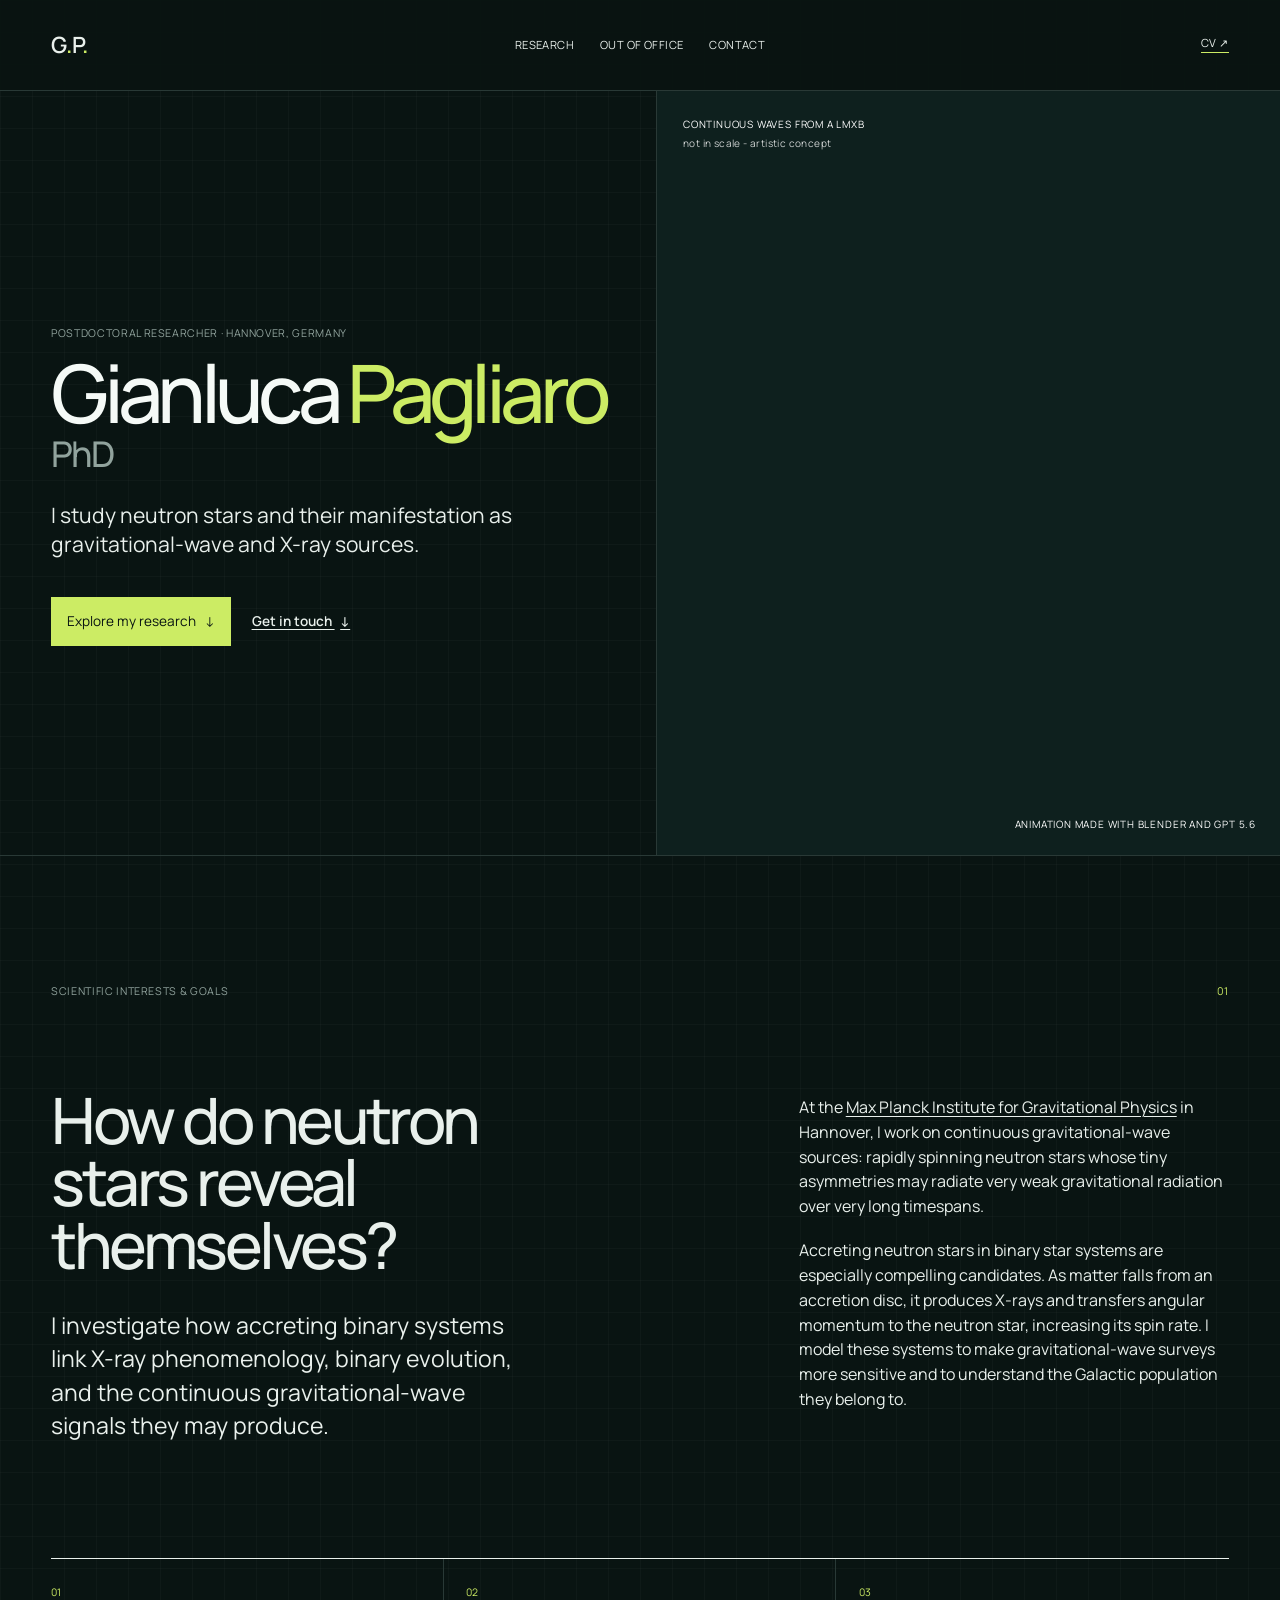
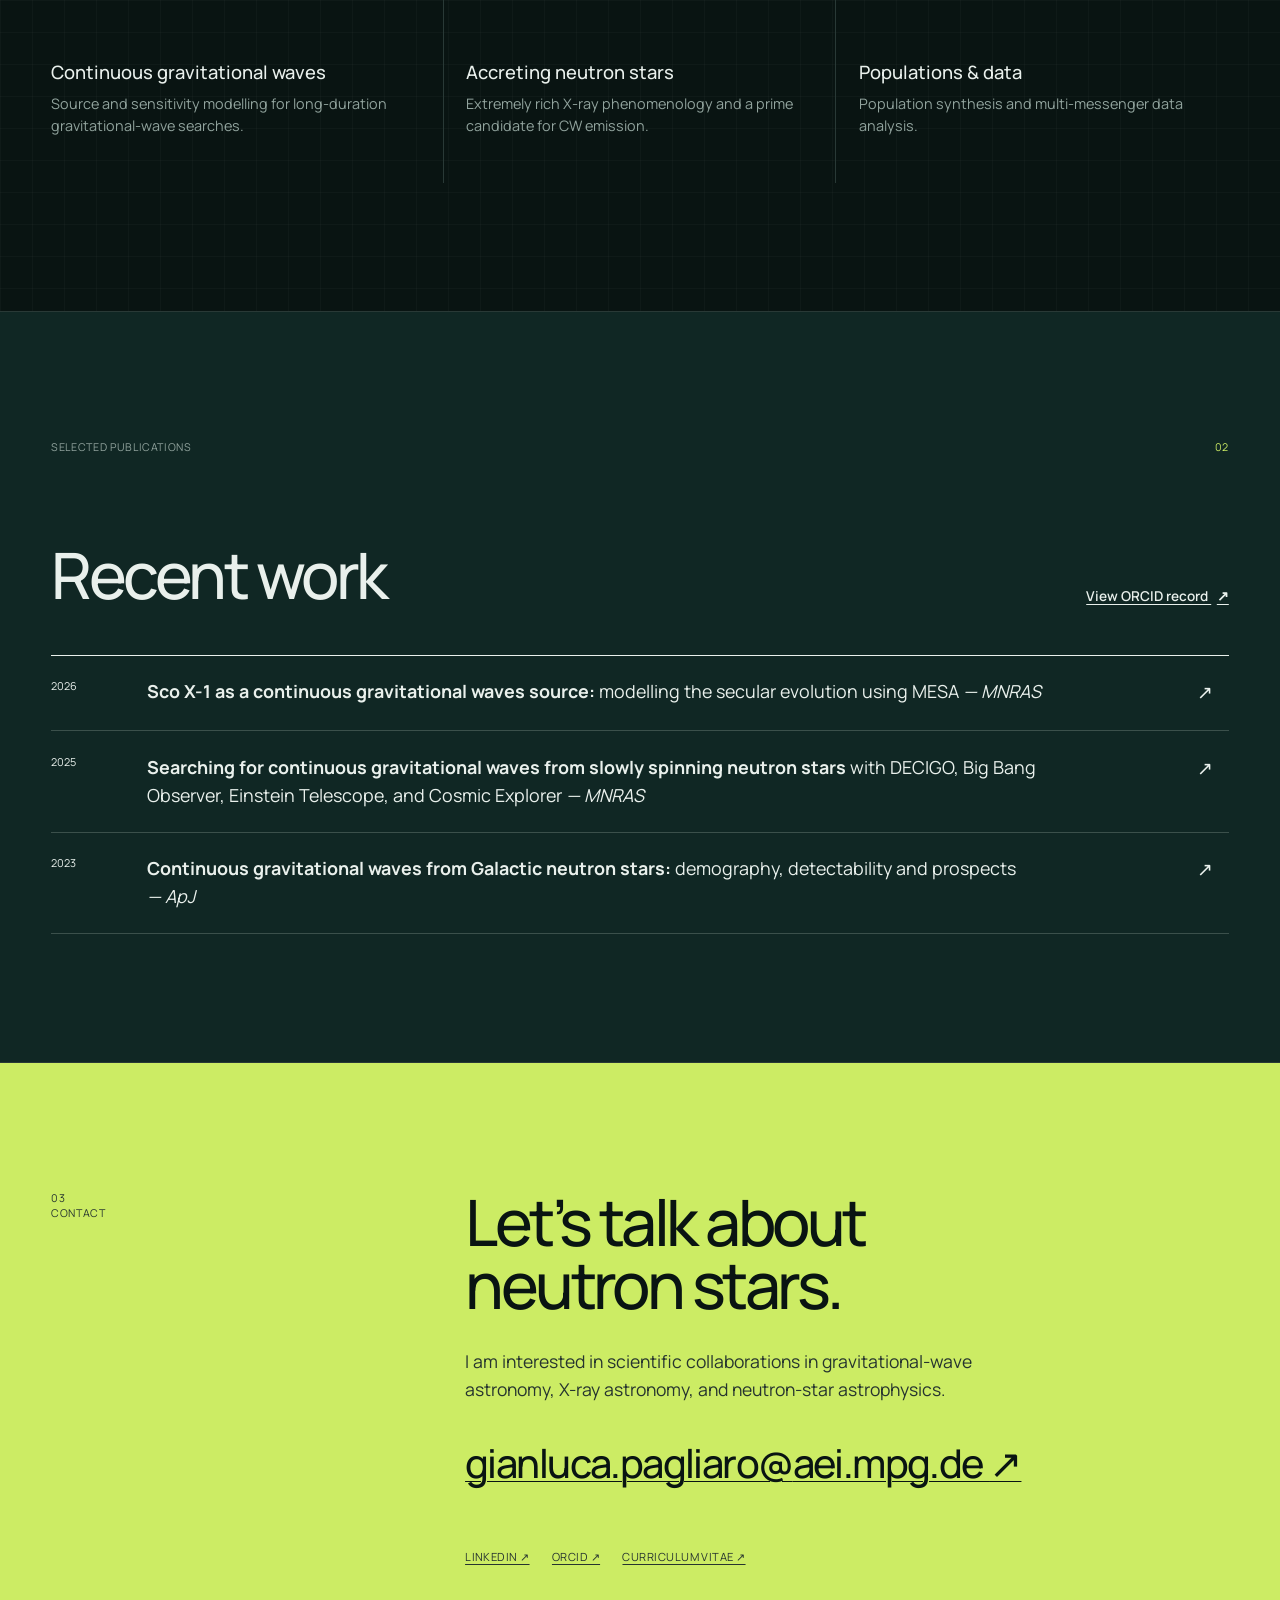
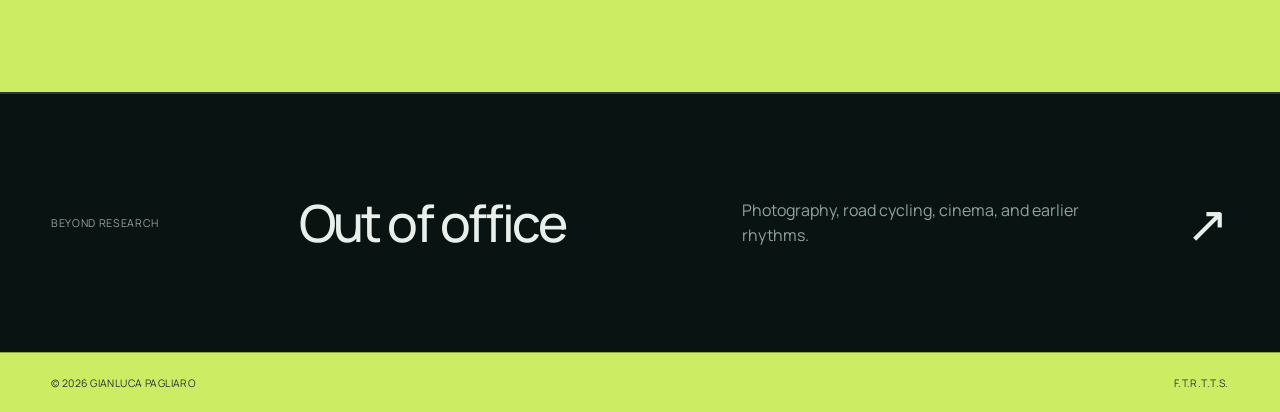
<file: index.html>
<!doctype html>
<html lang="en">
  <head>
    <meta charset="UTF-8" />
    <meta name="viewport" content="width=device-width, initial-scale=1" />
    <meta name="description" content="Gianluca Pagliaro is a postdoctoral researcher studying neutron stars, continuous gravitational waves, and X-ray astronomy." />
    <meta name="author" content="Gianluca Pagliaro" />
    <meta name="theme-color" content="#091412" />
    <link rel="canonical" href="https://gianlucapagliaro.com/" />
    <meta property="og:type" content="profile" />
    <meta property="og:site_name" content="Gianluca Pagliaro" />
    <meta property="og:title" content="Gianluca Pagliaro, PhD — Astrophysics" />
    <meta property="og:description" content="Research in neutron-star astrophysics, continuous gravitational waves, and X-ray astronomy." />
    <meta property="og:url" content="https://gianlucapagliaro.com/" />
    <meta property="og:image" content="https://gianlucapagliaro.com/assets/social-card.jpg" />
    <meta property="og:image:width" content="1200" />
    <meta property="og:image:height" content="630" />
    <meta property="og:image:alt" content="Gianluca Pagliaro — neutron stars, gravitational waves, and X-ray astronomy" />
    <meta name="twitter:card" content="summary_large_image" />
    <meta name="twitter:title" content="Gianluca Pagliaro, PhD — Astrophysics" />
    <meta name="twitter:description" content="Research in neutron-star astrophysics, continuous gravitational waves, and X-ray astronomy." />
    <meta name="twitter:image" content="https://gianlucapagliaro.com/assets/social-card.jpg" />
    <title>Gianluca Pagliaro, PhD — Astrophysics</title>
    <link rel="icon" href="favicon.svg" type="image/svg+xml" />
    <link rel="icon" href="favicon-32x32.png" sizes="32x32" />
    <link rel="apple-touch-icon" href="apple-touch-icon.png" />
    <link rel="manifest" href="site.webmanifest" />
    <link rel="preload" href="assets/fonts/manrope-latin.woff2" as="font" type="font/woff2" crossorigin />
    <link rel="stylesheet" href="styles.css" />
    <link rel="stylesheet" href="design-previews.css" />
  </head>
  <body class="concept-observatory">
    <a class="skip-link" href="#main">Skip to content</a>
    <header class="site-header">
      <a class="wordmark" href="#top" aria-label="Gianluca Pagliaro, home">G<span>.</span>P<span>.</span></a>
      <nav aria-label="Primary navigation">
        <a href="#research">Research</a><a href="out-of-office.html">Out of office</a><a href="#contact">Contact</a>
      </nav>
      <a class="cv-link" href="assets/Gianluca-Pagliaro-CV.pdf" target="_blank" rel="noreferrer">CV <span aria-hidden="true">↗</span></a>
    </header>

    <main id="main">
      <section class="hero" id="top" aria-labelledby="hero-title">
        <div class="hero-copy">
          <p class="eyebrow">Postdoctoral researcher · Hannover, Germany</p>
          <h1 id="hero-title">Gianluca <em>Pagliaro</em><span class="degree">PhD</span></h1>
          <p class="lede">I study neutron stars and their manifestation as gravitational-wave and X-ray sources.</p>
          <div class="hero-actions">
            <a class="button" href="#research">Explore my research <span aria-hidden="true">↓</span></a>
            <a class="text-link" href="#contact">Get in touch <span aria-hidden="true">↓</span></a>
          </div>
        </div>
        <div class="signal-figure">
          <p>CONTINUOUS WAVES FROM A LMXB<span>not in scale - artistic concept</span></p>
          <video class="signal-animation" muted loop playsinline preload="metadata" aria-label="Animation of a low-mass X-ray binary system representing Sco X-1"><source src="assets/lmxb-closeup-30s.mp4" type="video/mp4" />Your browser does not support embedded video.</video>
          <small>ANIMATION MADE WITH BLENDER AND GPT 5.6</small>
        </div>
      </section>

      <section class="research section" id="research" aria-labelledby="research-title">
        <div class="section-intro"><p class="section-number">01</p><p class="eyebrow">Scientific interests &amp; goals</p></div>
        <div class="research-layout">
          <div><h2 id="research-title">How do neutron stars reveal themselves?</h2><p class="large-copy">I investigate how accreting binary systems link X-ray phenomenology, binary evolution, and the continuous gravitational-wave signals they may produce.</p></div>
          <div class="body-copy"><p>At the <a href="https://www.aei.mpg.de/" target="_blank" rel="noreferrer">Max Planck Institute for Gravitational Physics</a> in Hannover, I work on continuous gravitational-wave sources: rapidly spinning neutron stars whose tiny asymmetries may radiate very weak gravitational radiation over very long timespans.</p><p>Accreting neutron stars in binary star systems are especially compelling candidates. As matter falls from an accretion disc, it produces X-rays and transfers angular momentum to the neutron star, increasing its spin rate. I model these systems to make gravitational-wave surveys more sensitive and to understand the Galactic population they belong to.</p></div>
        </div>
        <div class="research-threads" aria-label="Research themes">
          <article><span>01</span><h3>Continuous gravitational waves</h3><p>Source and sensitivity modelling for long-duration gravitational-wave searches.</p></article>
          <article><span>02</span><h3>Accreting neutron stars</h3><p>Extremely rich X-ray phenomenology and a prime candidate for CW emission.</p></article>
          <article><span>03</span><h3>Populations &amp; data</h3><p>Population synthesis and multi-messenger data analysis.</p></article>
        </div>
      </section>

      <section class="publications section" aria-labelledby="publications-title">
        <div class="section-intro"><p class="section-number">02</p><p class="eyebrow">Selected publications</p></div>
        <div class="publication-heading"><h2 id="publications-title">Recent work</h2><a class="text-link" href="https://orcid.org/0009-0008-1886-8912" target="_blank" rel="noreferrer">View ORCID record <span aria-hidden="true">↗</span></a></div>
        <ol class="publication-list">
          <li><span>2026</span><p><strong>Sco X-1 as a continuous gravitational waves source:</strong> modelling the secular evolution using MESA <em>— MNRAS</em></p><a href="https://doi.org/10.1093/mnras/staf2194" target="_blank" rel="noreferrer" aria-label="Open DOI for Sco X-1 paper">↗</a></li>
          <li><span>2025</span><p><strong>Searching for continuous gravitational waves from slowly spinning neutron stars</strong> with DECIGO, Big Bang Observer, Einstein Telescope, and Cosmic Explorer <em>— MNRAS</em></p><a href="https://doi.org/10.1093/mnras/staf774" target="_blank" rel="noreferrer" aria-label="Open DOI for slowly spinning neutron stars paper">↗</a></li>
          <li><span>2023</span><p><strong>Continuous gravitational waves from Galactic neutron stars:</strong> demography, detectability and prospects <em>— ApJ</em></p><a href="https://doi.org/10.3847/1538-4357/acd76f" target="_blank" rel="noreferrer" aria-label="Open DOI for Galactic neutron stars paper">↗</a></li>
        </ol>
      </section>

      <section class="contact section" id="contact" aria-labelledby="contact-title">
        <div><p class="section-number">03</p><p class="eyebrow">Contact</p></div>
        <div class="contact-content"><h2 id="contact-title">Let’s talk about neutron stars.</h2><p>I am interested in scientific collaborations in gravitational-wave astronomy, X-ray astronomy, and neutron-star astrophysics.</p><a class="email" href="mailto:gianluca.pagliaro@aei.mpg.de">gianluca.pagliaro@<wbr />aei.mpg.de <span aria-hidden="true">↗</span></a><div class="contact-links"><a href="https://www.linkedin.com/in/gianlucapglr/" target="_blank" rel="noreferrer">LinkedIn ↗</a><a href="https://orcid.org/0009-0008-1886-8912" target="_blank" rel="noreferrer">ORCID ↗</a><a href="assets/Gianluca-Pagliaro-CV.pdf" target="_blank" rel="noreferrer">Curriculum vitae ↗</a></div></div>
      </section>

      <a class="personal-invitation" href="out-of-office.html">
        <span class="eyebrow">Beyond research</span>
        <span class="personal-invitation-title">Out of office</span>
        <span class="personal-invitation-copy">Photography, road cycling, cinema, and earlier rhythms.</span>
        <span class="personal-invitation-arrow" aria-hidden="true">↗</span>
      </a>
    </main>
    <footer><span>© <span id="year"></span> Gianluca Pagliaro</span><span>F.T.R.T.T.S.</span></footer>
    <script src="script.js"></script>
  </body>
</html>
</file>
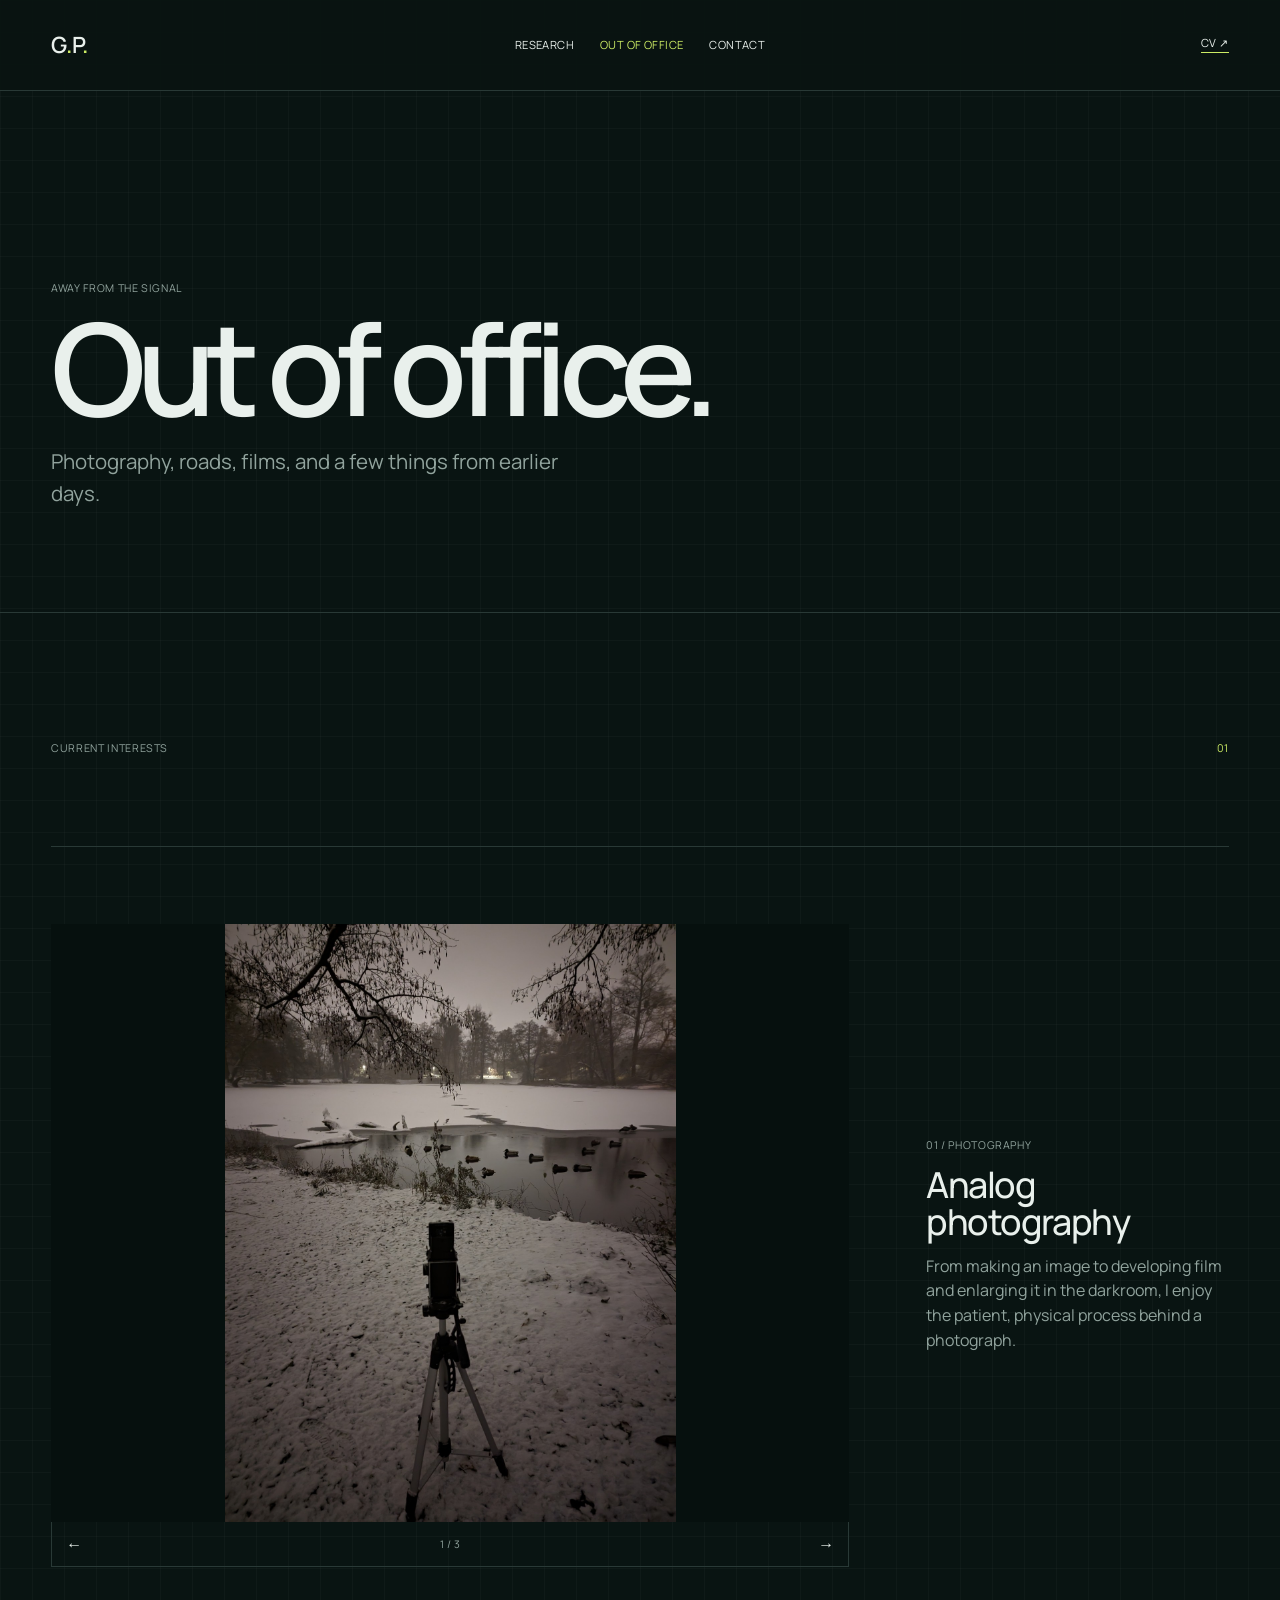
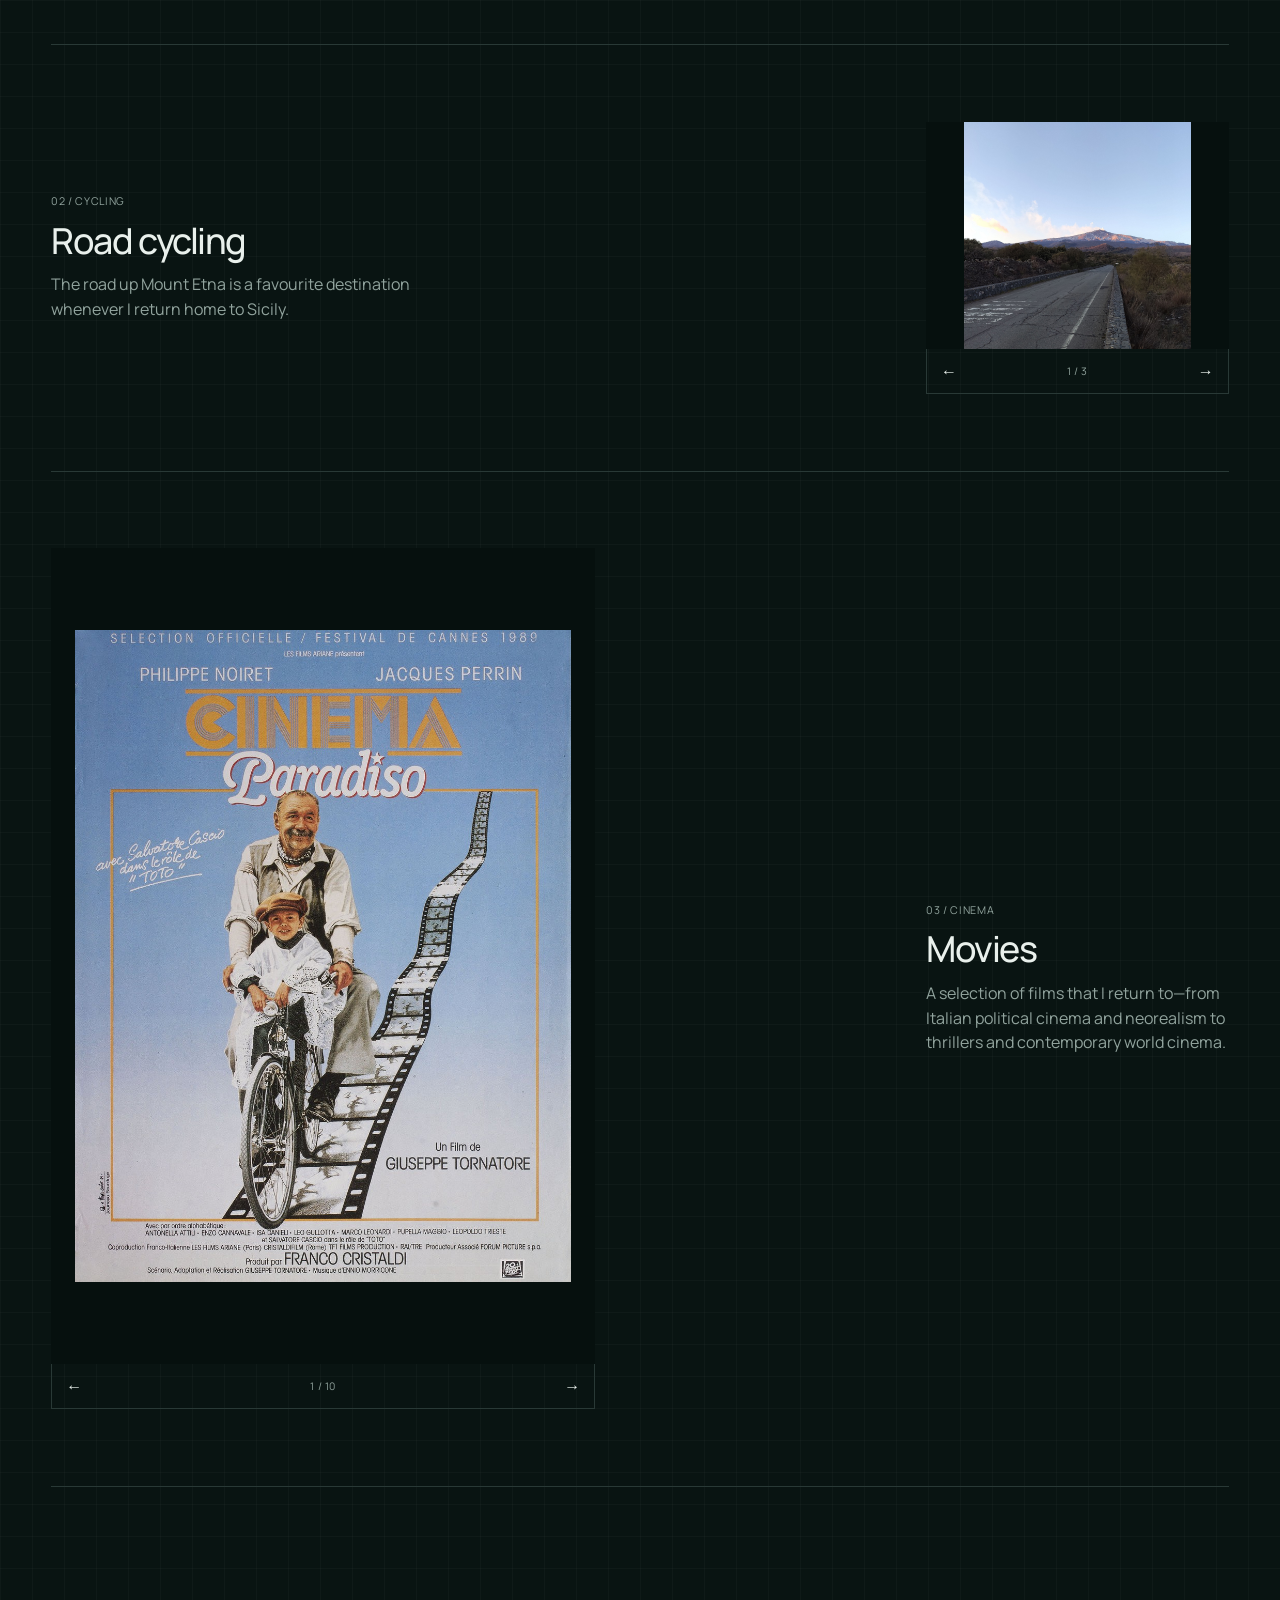
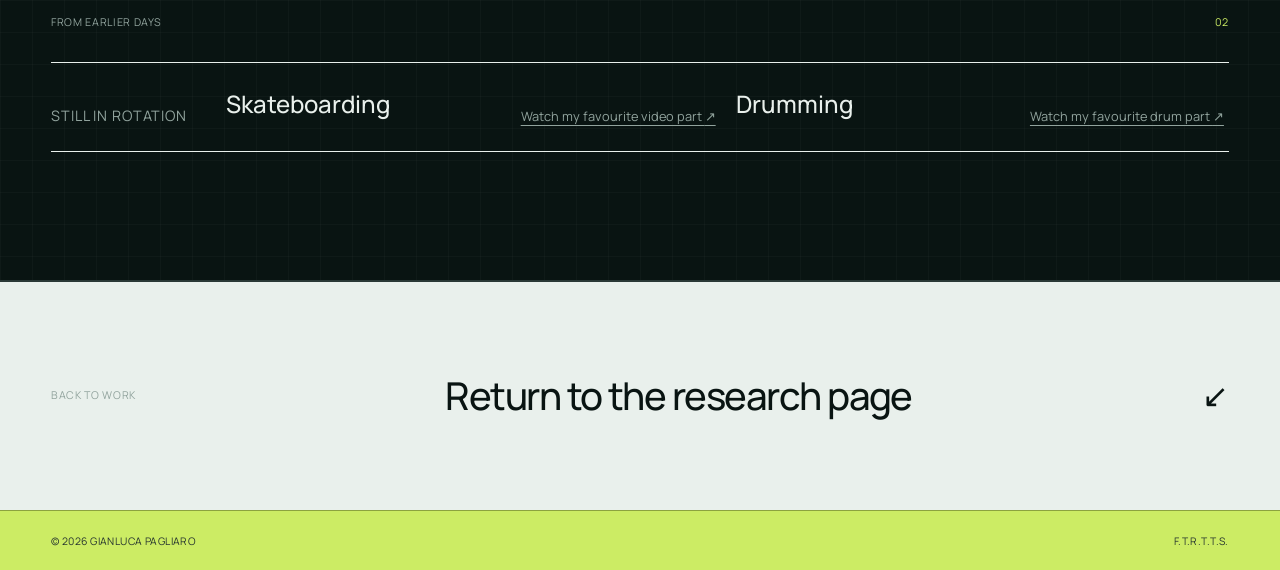
<file: out-of-office.html>
<!doctype html>
<html lang="en">
  <head>
    <meta charset="UTF-8" />
    <meta name="viewport" content="width=device-width, initial-scale=1" />
    <meta name="description" content="Gianluca Pagliaro outside research: analog photography, road cycling, cinema, skateboarding, and drumming." />
    <meta name="author" content="Gianluca Pagliaro" />
    <meta name="theme-color" content="#091412" />
    <link rel="canonical" href="https://glucaapp.github.io/personal_website/out-of-office.html" />
    <meta property="og:type" content="website" />
    <meta property="og:site_name" content="Gianluca Pagliaro" />
    <meta property="og:title" content="Out of office — Gianluca Pagliaro" />
    <meta property="og:description" content="Analog photography, road cycling, cinema, and a few things from earlier days." />
    <meta property="og:url" content="https://glucaapp.github.io/personal_website/out-of-office.html" />
    <meta property="og:image" content="https://glucaapp.github.io/personal_website/assets/social-card.jpg" />
    <meta property="og:image:width" content="1200" />
    <meta property="og:image:height" content="630" />
    <meta property="og:image:alt" content="Gianluca Pagliaro — neutron stars, gravitational waves, and X-ray astronomy" />
    <meta name="twitter:card" content="summary_large_image" />
    <title>Out of office — Gianluca Pagliaro</title>
    <link rel="icon" href="favicon.svg" type="image/svg+xml" />
    <link rel="icon" href="favicon-32x32.png" sizes="32x32" />
    <link rel="apple-touch-icon" href="apple-touch-icon.png" />
    <link rel="manifest" href="site.webmanifest" />
    <link rel="preload" href="assets/fonts/manrope-latin.woff2" as="font" type="font/woff2" crossorigin />
    <link rel="stylesheet" href="styles.css" />
    <link rel="stylesheet" href="design-previews.css" />
  </head>
  <body class="concept-observatory out-of-office-page">
    <a class="skip-link" href="#main">Skip to content</a>
    <header class="site-header">
      <a class="wordmark" href="index.html" aria-label="Gianluca Pagliaro, home">G<span>.</span>P<span>.</span></a>
      <nav aria-label="Primary navigation">
        <a href="index.html#research">Research</a><a href="out-of-office.html" aria-current="page">Out of office</a><a href="index.html#contact">Contact</a>
      </nav>
      <a class="cv-link" href="assets/Gianluca-Pagliaro-CV.pdf" target="_blank" rel="noreferrer">CV <span aria-hidden="true">↗</span></a>
    </header>

    <main id="main">
      <header class="personal-hero">
        <p class="eyebrow">Away from the signal</p>
        <h1>Out of office.</h1>
        <p>Photography, roads, films, and a few things from earlier days.</p>
      </header>

      <section class="life section" aria-labelledby="life-title">
        <div class="section-intro"><p class="section-number">01</p><p class="eyebrow">Current interests</p></div>
        <h2 class="visually-hidden" id="life-title">Current interests</h2>
        <div class="interest-showcase">
          <article class="interest-feature">
            <div class="carousel photography-carousel" data-carousel aria-label="Analog photography slideshow">
              <div class="carousel-stage">
                <figure class="carousel-slide"><img src="assets/web/photography-1.jpg" width="1355" height="1800" loading="eager" decoding="async" alt="A large-format camera set up beside a snowy lake at night" /></figure>
                <figure class="carousel-slide" hidden><img src="assets/web/photography-2.jpg" width="1800" height="1800" loading="lazy" decoding="async" alt="A black-and-white film negative held against a light" /></figure>
                <figure class="carousel-slide" hidden><img src="assets/web/photography-3.jpg" width="1350" height="1800" loading="lazy" decoding="async" alt="A photographic print under red darkroom light" /></figure>
              </div>
              <div class="carousel-controls"><button type="button" data-carousel-prev aria-label="Previous photography image">←</button><span data-carousel-status aria-live="polite">1 / 3</span><button type="button" data-carousel-next aria-label="Next photography image">→</button></div>
            </div>
            <div class="interest-copy"><p class="interest-index">01 / Photography</p><h3>Analog photography</h3><p>From making an image to developing film and enlarging it in the darkroom, I enjoy the patient, physical process behind a photograph.</p></div>
          </article>

          <article class="interest-feature interest-feature-reverse">
            <div class="carousel cycling-carousel" data-carousel aria-label="Road cycling slideshow">
              <div class="carousel-stage">
                <figure class="carousel-slide"><img src="assets/web/bike-etna.jpg" width="1800" height="1800" loading="lazy" decoding="async" alt="The road towards snow-covered Mount Etna" /></figure>
                <figure class="carousel-slide" hidden><img src="assets/web/bike-forest.jpg" width="1012" height="1800" loading="lazy" decoding="async" alt="View over bicycle handlebars along a sunlit forest road" /></figure>
                <figure class="carousel-slide" hidden><img src="assets/web/bike-tour.jpg" width="1355" height="1800" loading="lazy" decoding="async" alt="A touring cyclist riding between fields under a cloudy sky" /></figure>
              </div>
              <div class="carousel-controls"><button type="button" data-carousel-prev aria-label="Previous cycling image">←</button><span data-carousel-status aria-live="polite">1 / 3</span><button type="button" data-carousel-next aria-label="Next cycling image">→</button></div>
            </div>
            <div class="interest-copy"><p class="interest-index">02 / Cycling</p><h3>Road cycling</h3><p>The road up Mount Etna is a favourite destination whenever I return home to Sicily.</p></div>
          </article>

          <article class="interest-feature movies-feature">
            <div class="carousel poster-carousel" data-carousel aria-label="Favourite movies slideshow">
              <div class="carousel-stage">
                <figure class="carousel-slide"><img src="assets/movie_posters/cinema-paradiso_poster.jpg" width="960" height="1262" loading="lazy" decoding="async" alt="Cinema Paradiso film poster" /></figure>
                <figure class="carousel-slide" hidden><img src="assets/movie_posters/dotherightthing_poster.jpeg" width="445" height="689" loading="lazy" decoding="async" alt="Do the Right Thing film poster" /></figure>
                <figure class="carousel-slide" hidden><img src="assets/movie_posters/drammadellagelosia_poster.jpg" width="1081" height="1500" loading="lazy" decoding="async" alt="Dramma della gelosia film poster" /></figure>
                <figure class="carousel-slide" hidden><img src="assets/movie_posters/indaginesuuncittadino_poster.jpg" width="886" height="1256" loading="lazy" decoding="async" alt="Indagine su un cittadino al di sopra di ogni sospetto film poster" /></figure>
                <figure class="carousel-slide" hidden><img src="assets/movie_posters/ivitelloni_poster.jpg" width="420" height="620" loading="lazy" decoding="async" alt="I vitelloni film poster" /></figure>
                <figure class="carousel-slide" hidden><img src="assets/movie_posters/laclasseoperaia_poster.webp" loading="lazy" decoding="async" alt="La classe operaia va in paradiso film poster" /></figure>
                <figure class="carousel-slide" hidden><img src="assets/movie_posters/memoriesofmurder_poster.jpg" width="258" height="387" loading="lazy" decoding="async" alt="Memories of Murder film poster" /></figure>
                <figure class="carousel-slide" hidden><img src="assets/movie_posters/psycho_original_poster.jpeg" width="320" height="625" loading="lazy" decoding="async" alt="Psycho film poster" /></figure>
                <figure class="carousel-slide" hidden><img src="assets/movie_posters/roma_citta_aperta_poster.jpg" width="420" height="593" loading="lazy" decoding="async" alt="Roma città aperta film poster" /></figure>
                <figure class="carousel-slide" hidden><img src="assets/movie_posters/todomodo_poster.webp" width="1024" height="1536" loading="lazy" decoding="async" alt="Todo modo film poster" /></figure>
              </div>
              <div class="carousel-controls"><button type="button" data-carousel-prev aria-label="Previous movie poster">←</button><span data-carousel-status aria-live="polite">1 / 10</span><button type="button" data-carousel-next aria-label="Next movie poster">→</button></div>
            </div>
            <div class="interest-copy"><p class="interest-index">03 / Cinema</p><h3>Movies</h3><p>A selection of films that I return to—from Italian political cinema and neorealism to thrillers and contemporary world cinema.</p></div>
          </article>
        </div>

        <div class="section-intro past-heading"><p class="section-number">02</p><p class="eyebrow">From earlier days</p></div>
        <aside class="past-interest"><p class="eyebrow">Still in rotation</p><div><h3>Skateboarding</h3></div><a class="past-link-note" href="https://youtu.be/7lIurax7TYs?si=GYC2qZqC8GGOfvzR" target="_blank" rel="noreferrer">Watch my favourite video part <span aria-hidden="true">↗</span></a><div><h3>Drumming</h3></div><a class="past-link-note" href="https://youtu.be/FssULNGSZIA?si=jVEoG4FkJ431NDN3" target="_blank" rel="noreferrer">Watch my favourite drum part <span aria-hidden="true">↗</span></a></aside>
      </section>

      <a class="return-to-research" href="index.html">
        <span class="eyebrow">Back to work</span>
        <strong>Return to the research page</strong>
        <span aria-hidden="true">↙</span>
      </a>
    </main>
    <footer><span>© <span id="year"></span> Gianluca Pagliaro</span><span>F.T.R.T.T.S.</span></footer>
    <script src="script.js"></script>
  </body>
</html>
</file>
<file: styles.css>
@font-face { font-family:'Manrope'; font-style:normal; font-weight:400 700; font-display:swap; src:url('assets/fonts/manrope-latin-ext.woff2') format('woff2'); unicode-range:U+0100-02BA,U+02BD-02C5,U+02C7-02CC,U+02CE-02D7,U+02DD-02FF,U+0304,U+0308,U+0329,U+1D00-1DBF,U+1E00-1E9F,U+1EF2-1EFF,U+2020,U+20A0-20AB,U+20AD-20C4,U+2113,U+2C60-2C7F,U+A720-A7FF; }
@font-face { font-family:'Manrope'; font-style:normal; font-weight:400 700; font-display:swap; src:url('assets/fonts/manrope-latin.woff2') format('woff2'); unicode-range:U+0000-00FF,U+0131,U+0152-0153,U+02BB-02BC,U+02C6,U+02DA,U+02DC,U+0304,U+0308,U+0329,U+2000-206F,U+20AC,U+2122,U+2191,U+2193,U+2212,U+2215,U+FEFF,U+FFFD; }

:root { --ink:#17201f; --muted:#5a6461; --paper:#f7f5f0; --line:#d9d9d1; --acid:#d8ed63; --blue:#b8d5dc; --serif:"Manrope", Arial, sans-serif; --sans:"Manrope", Arial, sans-serif; --mono:"Manrope", Arial, sans-serif; --pad:clamp(1.25rem, 4vw, 4.5rem); }
* { box-sizing:border-box; }
html { scroll-behavior:smooth; }
body { margin:0; color:var(--ink); background:var(--paper); font:400 1rem/1.55 var(--sans); }
a { color:inherit; text-decoration-thickness:1px; text-underline-offset:3px; }
a:hover { text-decoration-thickness:2px; }
a:focus-visible { outline:3px solid var(--ink); outline-offset:4px; }
.visually-hidden { position:absolute!important; width:1px!important; height:1px!important; padding:0!important; margin:-1px!important; overflow:hidden!important; clip:rect(0,0,0,0)!important; white-space:nowrap!important; border:0!important; }
.skip-link { position:fixed; z-index:10; left:1rem; top:-4rem; background:var(--acid); color:var(--ink); padding:.6rem 1rem; font-weight:600; }.skip-link:focus { top:1rem; }
.site-header { min-height:5.7rem; padding:1.35rem var(--pad); display:grid; grid-template-columns:1fr auto 1fr; align-items:center; border-bottom:1px solid var(--line); }
.wordmark { font:600 1.4rem/1 var(--serif); text-decoration:none; }.wordmark span { color:#dc4e2b; }.site-header nav { display:flex; gap:clamp(.8rem, 2vw, 2rem); }.site-header nav a,.cv-link { font:.7rem/1 var(--mono); text-transform:uppercase; letter-spacing:.04em; text-decoration:none; }.cv-link { justify-self:end; border-bottom:1px solid var(--ink); padding-bottom:.25rem; }
.hero { min-height:calc(100svh - 5.7rem); display:grid; grid-template-columns:minmax(0,1.05fr) minmax(22rem,.95fr); align-items:stretch; border-bottom:1px solid var(--line); }.hero-copy { padding:clamp(4rem, 10vw, 9rem) var(--pad) clamp(4rem, 8vw, 7rem); display:flex; flex-direction:column; justify-content:center; }.eyebrow,.section-number,.interest-index { margin:0; color:var(--muted); font:.67rem/1.4 var(--mono); letter-spacing:.06em; text-transform:uppercase; }.hero h1 { margin:.8rem 0 1.8rem; white-space:nowrap; font:600 clamp(1.95rem, 6.3vw, 6rem)/.96 var(--serif); letter-spacing:-.07em; }.hero h1 em { font-weight:500; }.hero h1 .degree { display:block; margin-top:.16em; font-size:.44em; font-weight:500; letter-spacing:-.05em; }.lede { max-width:31rem; margin:0; font-size:clamp(1.1rem,1.65vw,1.45rem); line-height:1.4; }.hero-actions { display:flex; flex-wrap:wrap; gap:1.3rem; align-items:center; margin-top:2.4rem; }.button { display:inline-block; padding:.85rem 1rem; background:var(--ink); color:var(--paper); text-decoration:none; font-size:.85rem; }.button span,.text-link span { margin-left:.35rem; }.text-link { font-size:.85rem; font-weight:600; }
.signal-figure { position:relative; overflow:hidden; min-height:27rem; background:var(--ink); color:var(--paper); padding:1.6rem; }.signal-figure > p,.signal-figure small { position:relative; z-index:2; margin:0; font:.63rem var(--mono); letter-spacing:.08em; }.signal-figure small { position:absolute; bottom:1.5rem; right:1.5rem; }.signal-figure>p span { display:block; margin-top:.35rem; text-transform:none; letter-spacing:.04em; opacity:.78; }.signal-animation { position:absolute; inset:0; width:100%; height:100%; object-fit:cover; }
.section { padding:clamp(4.5rem, 10vw, 9.5rem) var(--pad); }.section-intro { display:flex; align-items:center; gap:1.2rem; margin-bottom:clamp(3rem,7vw,6.5rem); }.section-number { color:#dc4e2b; }.research-layout { display:grid; grid-template-columns:1.2fr .8fr; gap:clamp(2rem,8vw,10rem); }.section h2 { margin:0; max-width:13ch; font:500 clamp(2.6rem,5vw,5.25rem)/.98 var(--serif); letter-spacing:-.055em; }.large-copy { max-width:30rem; margin:2rem 0 0; font-size:clamp(1.15rem,1.8vw,1.55rem); line-height:1.45; }.body-copy { padding-top:.4rem; }.body-copy p { margin:0 0 1.2rem; }.research-threads { margin-top:clamp(4rem,9vw,8rem); border-top:1px solid var(--ink); display:grid; grid-template-columns:repeat(3,1fr); }.research-threads article { min-height:14rem; padding:1.2rem 1.4rem 1.2rem 0; border-right:1px solid var(--line); }.research-threads article+article { padding-left:1.4rem; }.research-threads article:last-child { border:0; }.research-threads span { font:.65rem var(--mono); color:#dc4e2b; }.research-threads h3 { margin:3.5rem 0 .5rem; font:500 1.15rem var(--serif); }.research-threads p { margin:0; font-size:.9rem; color:var(--muted); }
.publications { background:var(--blue); }.publication-heading { display:flex; justify-content:space-between; align-items:end; gap:2rem; margin-bottom:3rem; }.publication-list { margin:0; padding:0; list-style:none; border-top:1px solid var(--ink); }.publication-list li { display:grid; grid-template-columns:5rem 1fr 2rem; gap:1rem; align-items:start; padding:1.4rem 0; border-bottom:1px solid rgba(23,32,31,.45); }.publication-list span { font:.68rem var(--mono); }.publication-list p { max-width:57rem; margin:0; font-size:clamp(1rem,1.4vw,1.2rem); }.publication-list em { white-space:nowrap; }.publication-list li>a { text-decoration:none; font-size:1.2rem; }
.life-heading { display:flex; justify-content:space-between; align-items:end; gap:2rem; margin-bottom:4rem; }.life-heading p { max-width:15rem; margin:0; color:var(--muted); }.interest-showcase { border-top:1px solid var(--line); }.interest-feature { display:grid; grid-template-columns:minmax(0,1.45fr) minmax(16rem,.55fr); gap:clamp(2rem,6vw,6rem); align-items:center; padding:clamp(2.5rem,6vw,5.5rem) 0; border-bottom:1px solid var(--line); }.interest-feature-reverse :is(.static-interest-image,.carousel) { order:2; }.interest-feature-reverse .interest-copy { order:1; }.interest-copy { max-width:27rem; }.interest-copy h3 { margin:.8rem 0 .8rem; font:500 clamp(1.55rem,2.8vw,2.5rem)/1.05 var(--serif); letter-spacing:-.04em; }.interest-copy>p:last-child { margin:0; color:var(--muted); }.carousel,.static-interest-image { min-width:0; margin:0; }.carousel-stage { position:relative; overflow:hidden; background:#06100e; aspect-ratio:4/3; }.carousel-slide { width:100%; height:100%; margin:0; }.carousel-slide[hidden] { display:none; }.carousel-slide img,.static-interest-image img { display:block; width:100%; height:100%; object-fit:contain; }.static-interest-image { aspect-ratio:1; overflow:hidden; background:#06100e; }.static-interest-image img { object-fit:cover; }.poster-carousel { max-width:34rem; }.poster-carousel .carousel-stage { aspect-ratio:2/3; }.poster-carousel .carousel-slide { padding:1.5rem; }.poster-carousel .carousel-slide img { object-fit:contain; }.carousel-controls { display:grid; grid-template-columns:2.75rem 1fr 2.75rem; align-items:center; border:1px solid var(--line); border-top:0; }.carousel-controls button { min-height:2.75rem; border:0; color:var(--ink); background:transparent; font:500 1rem var(--sans); cursor:pointer; }.carousel-controls button:hover { color:var(--paper); background:var(--muted); }.carousel-controls button:focus-visible { position:relative; outline:2px solid var(--acid); outline-offset:-2px; }.carousel-controls span { text-align:center; color:var(--muted); font:.65rem var(--mono); letter-spacing:.06em; }.interest-grid { display:grid; grid-template-columns:1.1fr .9fr .9fr; gap:1rem; }.interest { margin:0; background:#e8e6e0; }.interest img { display:block; width:100%; height:17rem; object-fit:cover; filter:saturate(.75); }.interest.photography img { height:25rem; }.interest div { padding:1.25rem; }.interest h3,.past-interest h3 { margin:.8rem 0 .5rem; font:500 1.5rem var(--serif); }.interest p:not(.interest-index),.past-interest p { margin:0; color:var(--muted); font-size:.9rem; }.past-interest { margin-top:1rem; padding:1.5rem 0; display:grid; grid-template-columns:.8fr 1.4fr 1fr 1.4fr 1fr; gap:1rem; align-items:end; border-top:1px solid var(--ink); border-bottom:1px solid var(--ink); }.past-interest h3 { margin:0 0 .4rem; }.past-link-note { color:var(--muted); font-size:.8rem; }.past-interest a.past-link-note { text-underline-offset:4px; }.image-note { margin:1.2rem 0 0; color:var(--muted); font-size:.72rem; }
.contact { display:grid; grid-template-columns:1fr 2fr; gap:2rem; background:var(--ink); color:var(--paper); }.contact .section-number { color:var(--acid); }.contact .eyebrow { color:#a6b0ac; }.contact-content h2 { max-width:10ch; }.contact-content>p { max-width:37rem; margin:2rem 0 2.5rem; color:#d3d7d4; font-size:1.1rem; }.email { display:inline-block; font:500 clamp(1.45rem,3.1vw,3.2rem)/1.05 var(--serif); letter-spacing:-.04em; }.contact-links { display:flex; flex-wrap:wrap; gap:1.4rem; margin-top:4rem; }.contact-links a { color:#d3d7d4; font:.7rem var(--mono); text-transform:uppercase; letter-spacing:.04em; }.personal-invitation { position:relative; display:grid; grid-template-columns:1fr 2fr 2fr auto; gap:clamp(1rem,4vw,4rem); align-items:center; padding:clamp(3rem,7vw,6rem) var(--pad); color:var(--ink); background:var(--paper); border-top:1px solid var(--line); text-decoration:none; }.personal-invitation:hover .personal-invitation-arrow { transform:translate(.2rem,-.2rem); }.personal-invitation-title { font:500 clamp(2rem,4vw,4.2rem)/1 var(--serif); letter-spacing:-.05em; }.personal-invitation-copy { max-width:28rem; color:var(--muted); }.personal-invitation-arrow { font-size:clamp(2rem,4vw,4rem); transition:transform .2s ease; }.personal-hero { min-height:58svh; display:flex; flex-direction:column; justify-content:flex-end; padding:clamp(5rem,12vw,10rem) var(--pad) clamp(4rem,8vw,7rem); border-bottom:1px solid var(--line); }.personal-hero h1 { margin:1rem 0 1.5rem; font:600 clamp(4rem,10vw,10rem)/.86 var(--serif); letter-spacing:-.075em; }.personal-hero>p:last-child { max-width:34rem; margin:0; color:var(--muted); font-size:clamp(1rem,1.6vw,1.35rem); }.past-heading { margin-top:clamp(5rem,10vw,10rem); margin-bottom:2rem; }.return-to-research { display:grid; grid-template-columns:1fr 2fr auto; gap:2rem; align-items:center; padding:clamp(3rem,7vw,6rem) var(--pad); color:var(--paper); background:var(--ink); border-top:1px solid var(--line); text-decoration:none; }.return-to-research strong { font:500 clamp(1.5rem,3vw,3rem)/1.1 var(--serif); letter-spacing:-.04em; }.return-to-research>span:last-child { font-size:2rem; }.site-header nav a[aria-current="page"] { color:var(--acid); }.error-page { min-height:100svh; }.error-content { min-height:100svh; display:flex; flex-direction:column; justify-content:center; align-items:flex-start; padding:var(--pad); }.error-content h1 { max-width:9ch; margin:1rem 0; font:600 clamp(4rem,11vw,10rem)/.86 var(--serif); letter-spacing:-.075em; }.error-content>p:not(.eyebrow) { margin:0 0 2rem; color:var(--muted); font-size:1.1rem; }
footer { display:flex; justify-content:space-between; gap:1rem; padding:1.4rem var(--pad); background:var(--ink); color:#a6b0ac; border-top:1px solid #49504e; font:.65rem var(--mono); text-transform:uppercase; letter-spacing:.04em; }
@media (max-width:760px) { .site-header { grid-template-columns:1fr auto; }.site-header nav { display:none; }.hero { grid-template-columns:1fr; }.signal-figure { min-height:22rem; }.research-layout,.contact { grid-template-columns:1fr; }.research-threads,.interest-grid { grid-template-columns:1fr; }.research-threads article,.research-threads article+article { min-height:auto; padding:1.4rem 0; border-right:0; border-bottom:1px solid var(--line); }.research-threads h3 { margin:1.5rem 0 .5rem; }.publication-heading,.life-heading { display:block; }.publication-heading .text-link,.life-heading p { display:block; margin-top:1.2rem; }.publication-list li { grid-template-columns:3.5rem 1fr 1.3rem; }.interest.photography img,.interest img { height:17rem; }.interest-feature { grid-template-columns:1fr; gap:1.6rem; }.interest-feature-reverse :is(.static-interest-image,.carousel),.interest-feature-reverse .interest-copy { order:initial; }.poster-carousel { width:min(100%,26rem); }.past-interest { grid-template-columns:1fr; }.past-link-note { margin:.1rem 0 1rem!important; }.contact { gap:3rem; }.personal-invitation { grid-template-columns:1fr; }.personal-invitation-arrow { position:absolute; right:var(--pad); top:50%; transform:translateY(-50%); }.personal-invitation:hover .personal-invitation-arrow { transform:translate(.2rem,calc(-50% - .2rem)); }.return-to-research { grid-template-columns:1fr auto; }.return-to-research .eyebrow { grid-column:1 / -1; } }
@media (prefers-reduced-motion:reduce) { html { scroll-behavior:auto; } *,*::before,*::after { animation-duration:.01ms!important; animation-iteration-count:1!important; transition-duration:.01ms!important; } }
</file>
<file: design-previews.css>
/* Alternate visual studies. The production design remains in index.html/styles.css. */
.concept { padding-top:2.75rem; }
.preview-switcher { position:fixed; z-index:20; inset:0 0 auto; min-height:2.75rem; display:flex; align-items:center; justify-content:space-between; gap:1rem; padding:.55rem var(--pad); background:#111; color:#fff; font:500 .66rem/1.2 var(--sans); letter-spacing:.03em; }
.preview-switcher nav { display:flex; flex-wrap:wrap; gap:1.1rem; }
.preview-switcher a { color:#bbb; text-decoration:none; }
.preview-switcher a:hover,.preview-switcher a[aria-current="page"] { color:#fff; }

/* 01 — Academic editorial: warm, quiet, book-like spacing without serif type. */
.concept-editorial { --ink:#24201d; --muted:#736b64; --paper:#f3eee5; --line:#cfc6b9; --acid:#9d2f2f; --blue:#ddd4c6; }
.concept-editorial .site-header { min-height:7rem; border-color:var(--ink); }
.concept-editorial .wordmark { width:2.45rem; height:2.45rem; display:grid; place-items:center; border:1px solid currentColor; border-radius:50%; font-size:.9rem; }
.concept-editorial .hero { min-height:calc(100svh - 9.75rem); grid-template-columns:1.3fr .7fr; }
.concept-editorial .hero-copy { padding-top:clamp(6rem,12vw,11rem); padding-bottom:clamp(5rem,10vw,9rem); }
.concept-editorial .hero h1 { max-width:12ch; white-space:normal; font-size:clamp(3rem,6.7vw,7.1rem); font-weight:500; line-height:.94; }
.concept-editorial .hero h1 em { font-style:normal; font-weight:500; }
.concept-editorial .hero h1 .degree { color:var(--muted); font-size:.22em; letter-spacing:.04em; text-transform:uppercase; }
.concept-editorial .lede { max-width:35rem; font-size:clamp(1rem,1.35vw,1.22rem); }
.concept-editorial .button { background:transparent; color:var(--ink); border:1px solid var(--ink); }
.concept-editorial .signal-figure { margin:3rem 3rem 3rem 0; min-height:auto; background:#2d2926; }
.concept-editorial .signal-figure::after { content:""; position:absolute; inset:16%; border:1px solid rgba(255,255,255,.18); }
.concept-editorial .section { padding-top:clamp(6rem,12vw,12rem); padding-bottom:clamp(6rem,12vw,12rem); }
.concept-editorial .section-intro { padding-bottom:1rem; border-bottom:1px solid var(--ink); }
.concept-editorial .section h2 { font-weight:500; }
.concept-editorial .research-layout { grid-template-columns:.9fr 1.1fr; }
.concept-editorial .research-threads { border-color:var(--ink); }
.concept-editorial .publications { background:#ded6ca; }
.concept-editorial .publication-list li { padding:2rem 0; }
.concept-editorial .interest { background:#e7dfd3; }
.concept-editorial .interest img { filter:grayscale(1) contrast(.9); }
.concept-editorial .contact { background:#2d2926; }

/* 02 — Observatory: dark technical shell, luminous data accents, precise grid. */
.concept-observatory { --ink:#e9f0ec; --muted:#91a39d; --paper:#091412; --line:#293936; --acid:#ccec64; --blue:#122b2d; background-color:var(--paper); background-image:linear-gradient(rgba(255,255,255,.025) 1px,transparent 1px),linear-gradient(90deg,rgba(255,255,255,.025) 1px,transparent 1px); background-size:32px 32px; }
.concept-observatory .site-header { background:rgba(9,20,18,.94); border-color:var(--line); }
.concept-observatory .wordmark span,.concept-observatory .section-number { color:var(--acid); }
.concept-observatory .cv-link { border-color:var(--acid); }
.concept-observatory .hero { min-height:calc(100svh - 8.45rem); grid-template-columns:1fr 1fr; }
.concept-observatory .hero-copy { position:relative; }
.concept-observatory .hero h1 { color:#f5faf7; font-weight:500; }
.concept-observatory .hero h1 em { color:var(--acid); font-style:normal; }
.concept-observatory .hero h1 .degree { color:var(--muted); }
.concept-observatory .button { color:#091412; background:var(--acid); }
.concept-observatory .signal-figure { background:#0e201e; border-left:1px solid var(--line); }
.concept-observatory .signal-figure > p,.concept-observatory .signal-figure small { color:#fff; }
.concept-observatory .signal-animation { filter:saturate(.9) contrast(1.04); }
.concept-observatory .section { border-bottom:1px solid var(--line); }
.concept-observatory .section-intro { justify-content:space-between; flex-direction:row-reverse; }
.concept-observatory .research-threads article { border-color:var(--line); }
.concept-observatory .research-threads span { color:var(--acid); }
.concept-observatory .publications { background:#102724; }
.concept-observatory .publication-list li { border-color:#3b504b; }
.concept-observatory .interest { background:#11211f; border:1px solid var(--line); }
.concept-observatory .interest img { filter:grayscale(1) sepia(.2) hue-rotate(105deg) brightness(.7); }
.concept-observatory .past-interest { border-color:var(--ink); }
.concept-observatory .contact { background:#ccec64; color:#091412; }
.concept-observatory .contact .section-number,.concept-observatory .contact .eyebrow,.concept-observatory .contact-content>p,.concept-observatory .contact-links a { color:#26342f; }
.concept-observatory footer { background:#ccec64; color:#26342f; border-color:#8ca33f; }

/* 03 — Swiss modernist: white field, hard alignment, red accent, oversized labels. */
.concept-swiss { --ink:#111; --muted:#595959; --paper:#f8f8f6; --line:#b8b8b4; --acid:#ed3e2d; --blue:#e9e9e5; }
.concept-swiss .site-header { min-height:4.6rem; border-bottom:2px solid var(--ink); }
.concept-swiss .wordmark { font-size:1rem; }
.concept-swiss .wordmark span,.concept-swiss .section-number { color:var(--acid); }
.concept-swiss .hero { min-height:calc(100svh - 7.35rem); grid-template-columns:1.35fr .65fr; }
.concept-swiss .hero-copy { padding-top:clamp(4rem,9vw,8rem); align-items:flex-start; }
.concept-swiss .hero h1 { margin-top:2rem; font-size:clamp(2.7rem,6.5vw,7rem); font-weight:700; letter-spacing:-.075em; }
.concept-swiss .hero h1 em { font-style:normal; font-weight:700; }
.concept-swiss .hero h1 .degree { width:max-content; margin-top:.5em; padding:.22em .38em; color:#fff; background:var(--acid); font-size:.19em; letter-spacing:.02em; }
.concept-swiss .eyebrow { color:var(--ink); font-weight:700; }
.concept-swiss .lede { max-width:39rem; font-weight:500; }
.concept-swiss .button { background:var(--acid); }
.concept-swiss .signal-figure { background:#e2e2dd; color:var(--ink); border-left:2px solid var(--ink); }
.concept-swiss .signal-figure::before { content:"+"; position:absolute; left:50%; top:50%; transform:translate(-50%,-50%); color:var(--acid); font:400 9rem/1 var(--sans); }
.concept-swiss .signal-animation { filter:grayscale(1); }
.concept-swiss .section { border-bottom:2px solid var(--ink); }
.concept-swiss .section-intro { margin-bottom:4rem; }
.concept-swiss .section-number { font-size:clamp(2.5rem,6vw,6rem); font-weight:700; line-height:.75; letter-spacing:-.08em; }
.concept-swiss .section h2 { font-weight:700; }
.concept-swiss .research-layout { grid-template-columns:1fr 1fr; }
.concept-swiss .research-threads { border-top:2px solid var(--ink); }
.concept-swiss .research-threads article { border-color:var(--ink); }
.concept-swiss .research-threads span { color:var(--acid); font-weight:700; }
.concept-swiss .publications { background:#e9e9e5; }
.concept-swiss .publication-list { border-top:2px solid var(--ink); }
.concept-swiss .publication-list li { border-color:var(--ink); }
.concept-swiss .interest { background:transparent; border-top:2px solid var(--ink); }
.concept-swiss .interest img { filter:grayscale(1); }
.concept-swiss .interest div { padding-left:0; }
.concept-swiss .contact { background:var(--acid); color:#fff; }
.concept-swiss .contact .section-number,.concept-swiss .contact .eyebrow,.concept-swiss .contact-content>p,.concept-swiss .contact-links a { color:#fff; }
.concept-swiss footer { color:#fff; background:var(--acid); border-color:#fff; }

@media (max-width:760px) {
  .concept { padding-top:4.4rem; }
  .preview-switcher { align-items:flex-start; min-height:4.4rem; }
  .preview-switcher nav { justify-content:flex-end; gap:.55rem .9rem; }
  .concept-editorial .hero,.concept-observatory .hero,.concept-swiss .hero { grid-template-columns:1fr; }
  .concept-editorial .signal-figure { margin:0; min-height:22rem; }
  .concept-editorial .hero h1,.concept-swiss .hero h1 { white-space:normal; }
  .concept-observatory .hero-copy::before { display:none; }
  .concept-swiss .signal-figure { border-left:0; border-top:2px solid var(--ink); }
}
</file>
